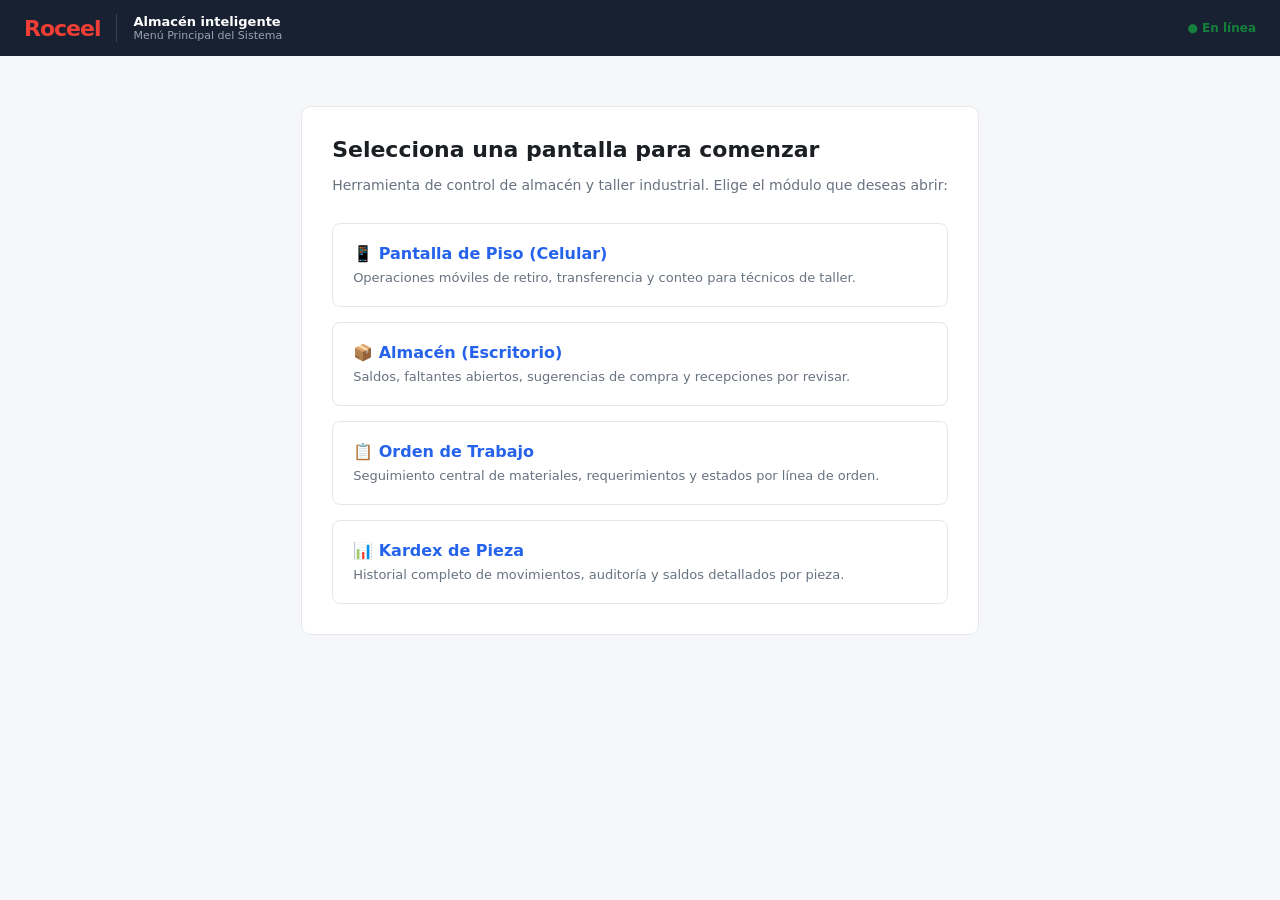
<file: frontend/index.html>
<!doctype html>
<html lang="es">
  <head>
    <meta charset="UTF-8" />
    <meta name="viewport" content="width=device-width, initial-scale=1.0" />
    <title>Menú Principal - Almacén Inteligente</title>
    <link rel="stylesheet" href="almacen.css" />
  </head>
  <body style="background: #f6f7f9; display: flex; flex-direction: column; min-height: 100vh; margin: 0;">
    <header class="encabezado">
      <div class="marca-redpanda">Roceel</div>
      <div class="separador"></div>
      <div class="submarca">
        <strong>Almacén inteligente</strong>
        <small>Menú Principal del Sistema</small>
      </div>
      <span class="estado">● En línea</span>
    </header>

    <main class="contenedor-escritorio" style="max-width: 800px; margin-top: 50px;">
      <div class="panel-contenido" style="padding: 30px;">
        <h1 style="margin-top: 0; font-size: 22px; color: #1b1f24;">Selecciona una pantalla para comenzar</h1>
        <p style="color: #687280; font-size: 14px; margin-bottom: 30px;">
          Herramienta de control de almacén y taller industrial. Elige el módulo que deseas abrir:
        </p>

        <div style="display: grid; gap: 15px;">
          <!-- 1. Pantalla de Piso (Celular) -->
          <a href="piso.html" style="display: block; background: #ffffff; border: 1px solid #e5e7eb; padding: 20px; border-radius: 8px; text-decoration: none; color: inherit; transition: border-color 0.2s;">
            <strong style="font-size: 16px; color: #2563eb; display: block; margin-bottom: 4px;">📱 Pantalla de Piso (Celular)</strong>
            <span style="font-size: 13px; color: #687280;">Operaciones móviles de retiro, transferencia y conteo para técnicos de taller.</span>
          </a>

          <!-- 2. Almacén (Escritorio) -->
          <a href="almacen.html" style="display: block; background: #ffffff; border: 1px solid #e5e7eb; padding: 20px; border-radius: 8px; text-decoration: none; color: inherit; transition: border-color 0.2s;">
            <strong style="font-size: 16px; color: #2563eb; display: block; margin-bottom: 4px;">📦 Almacén (Escritorio)</strong>
            <span style="font-size: 13px; color: #687280;">Saldos, faltantes abiertos, sugerencias de compra y recepciones por revisar.</span>
          </a>

          <!-- 3. Orden de Trabajo -->
          <a href="orden.html" style="display: block; background: #ffffff; border: 1px solid #e5e7eb; padding: 20px; border-radius: 8px; text-decoration: none; color: inherit; transition: border-color 0.2s;">
            <strong style="font-size: 16px; color: #2563eb; display: block; margin-bottom: 4px;">📋 Orden de Trabajo</strong>
            <span style="font-size: 13px; color: #687280;">Seguimiento central de materiales, requerimientos y estados por línea de orden.</span>
          </a>

          <!-- 4. Kardex de Pieza -->
          <a href="kardex.html" style="display: block; background: #ffffff; border: 1px solid #e5e7eb; padding: 20px; border-radius: 8px; text-decoration: none; color: inherit; transition: border-color 0.2s;">
            <strong style="font-size: 16px; color: #2563eb; display: block; margin-bottom: 4px;">📊 Kardex de Pieza</strong>
            <span style="font-size: 13px; color: #687280;">Historial completo de movimientos, auditoría y saldos detallados por pieza.</span>
          </a>
        </div>
      </div>
    </main>
  </body>
</html>
</file>
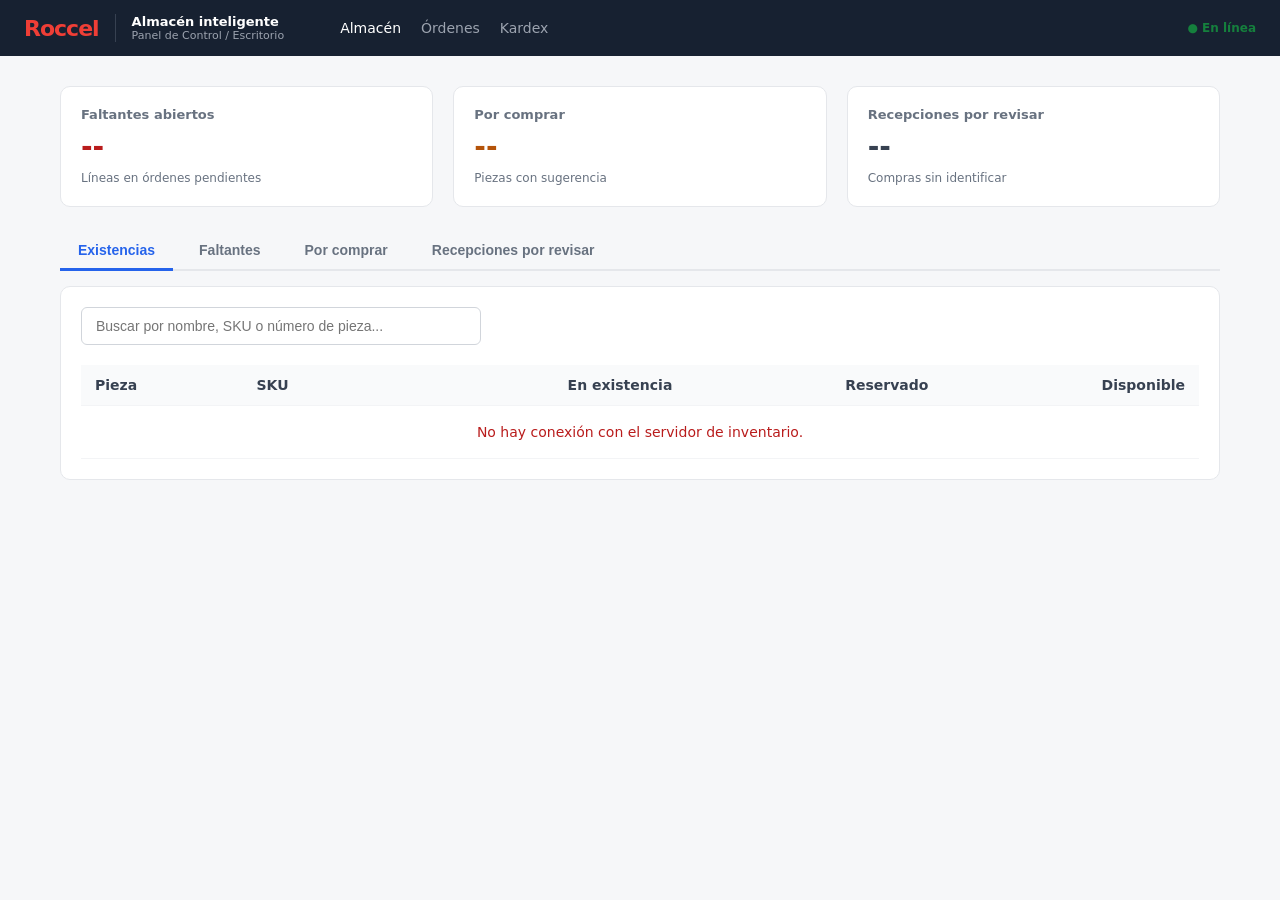
<file: frontend/almacen.html>
<!doctype html>
<html lang="es">
  <head>
    <meta charset="UTF-8" />
    <meta name="viewport" content="width=device-width, initial-scale=1.0" />
    <title>Almacén - Control General</title>
    <link rel="stylesheet" href="almacen.css" />
  </head>
  <body>
    <header class="encabezado">
      <div class="marca-redpanda">Roccel</div>
      <div class="separador"></div>
      <div class="submarca">
        <strong>Almacén inteligente</strong>
        <small>Panel de Control / Escritorio</small>
      </div>
      <nav class="menu-navegacion">
        <a href="almacen.html" class="activo">Almacén</a>
        <a href="orden.html">Órdenes</a>
        <a href="kardex.html">Kardex</a>
      </nav>
      <span class="estado">● En línea</span>
    </header>

    <main class="contenedor-escritorio">
      <!-- Tarjetas superiores (3 números grandes) -->
      <section class="tarjetas-resumen">
        <div class="tarjeta-KPI rojo" onclick="cambiarPestaña('faltantes')">
          <span class="kpi-titulo">Faltantes abiertos</span>
          <span class="kpi-valor" id="valFaltantes">--</span>
          <span class="kpi-sub">Líneas en órdenes pendientes</span>
        </div>
        <div class="tarjeta-KPI ambar" onclick="cambiarPestaña('comprar')">
          <span class="kpi-titulo">Por comprar</span>
          <span class="kpi-valor" id="valComprar">--</span>
          <span class="kpi-sub">Piezas con sugerencia</span>
        </div>
        <div class="tarjeta-KPI gris" onclick="cambiarPestaña('recepciones')">
          <span class="kpi-titulo">Recepciones por revisar</span>
          <span class="kpi-valor" id="valRecepciones">--</span>
          <span class="kpi-sub">Compras sin identificar</span>
        </div>
      </section>

      <!-- Pestañas de navegación interna -->
      <div class="pestanas">
        <button class="btn-pestana activa" onclick="cambiarPestaña('existencias')">Existencias</button>
        <button class="btn-pestana" onclick="cambiarPestaña('faltantes')">Faltantes</button>
        <button class="btn-pestana" onclick="cambiarPestaña('comprar')">Por comprar</button>
        <button class="btn-pestana" onclick="cambiarPestaña('recepciones')">Recepciones por revisar</button>
      </div>

      <!-- Contenido de las Pestañas -->
      <div class="panel-contenido">
        
        <!-- PESTAÑA 1: EXISTENCIAS -->
        <div id="seccion-existencias" class="seccion-tab">
          <div class="barra-busqueda">
            <input type="text" id="buscadorExistencias" placeholder="Buscar por nombre, SKU o número de pieza..." oninput="filtrarExistencias()" />
          </div>
          <table class="tabla-datos">
            <thead>
              <tr>
                <th>Pieza</th>
                <th>SKU</th>
                <th class="derecha">En existencia</th>
                <th class="derecha">Reservado</th>
                <th class="derecha">Disponible</th>
              </tr>
            </thead>
            <tbody id="tablaExistenciasBody">
              <!-- Datos de ejemplo / Mock cargados por JS -->
            </tbody>
          </table>
        </div>

        <!-- PESTAÑA 2: FALTANTES -->
        <div id="seccion-faltantes" class="seccion-tab" style="display: none;">
          <table class="tabla-datos">
            <thead>
              <tr>
                <th>Orden</th>
                <th>Pieza</th>
                <th class="derecha">Cantidad que falta</th>
                <th>Desde cuándo</th>
              </tr>
            </thead>
            <tbody id="tablaFaltantesBody">
              <!-- Creado dinámicamente -->
            </tbody>
          </table>
        </div>

        <!-- PESTAÑA 3: POR COMPRAR -->
        <div id="seccion-comprar" class="seccion-tab" style="display: none;">
          <div class="acciones-panel">
            <button class="secundario" onclick="copiarListaCompras()">📋 Copiar lista para correo</button>
          </div>
          <table class="tabla-datos">
            <thead>
              <tr>
                <th>Pieza / SKU</th>
                <th class="derecha">Cantidad sugerida</th>
                <th>Órdenes que la piden</th>
              </tr>
            </thead>
            <tbody id="tablaComprarBody">
              <!-- Creado dinámicamente -->
            </tbody>
          </table>
        </div>

        <!-- PESTAÑA 4: RECEPCIONES POR REVISAR -->
        <div id="seccion-recepciones" class="seccion-tab" style="display: none;">
          <table class="tabla-datos">
            <thead>
              <tr>
                <th>Número de parte (Llegada)</th>
                <th>Descripción</th>
                <th class="derecha">Cantidad</th>
                <th>Fecha / Orden</th>
                <th>Acción</th>
              </tr>
            </thead>
            <tbody id="tablaRecepcionesBody">
              <!-- Creado dinámicamente -->
            </tbody>
          </table>
        </div>

      </div>
    </main>


    <script src="api.js"></script>
    <script src="almacen.js"></script>
    
  </body>
</html>
</file>
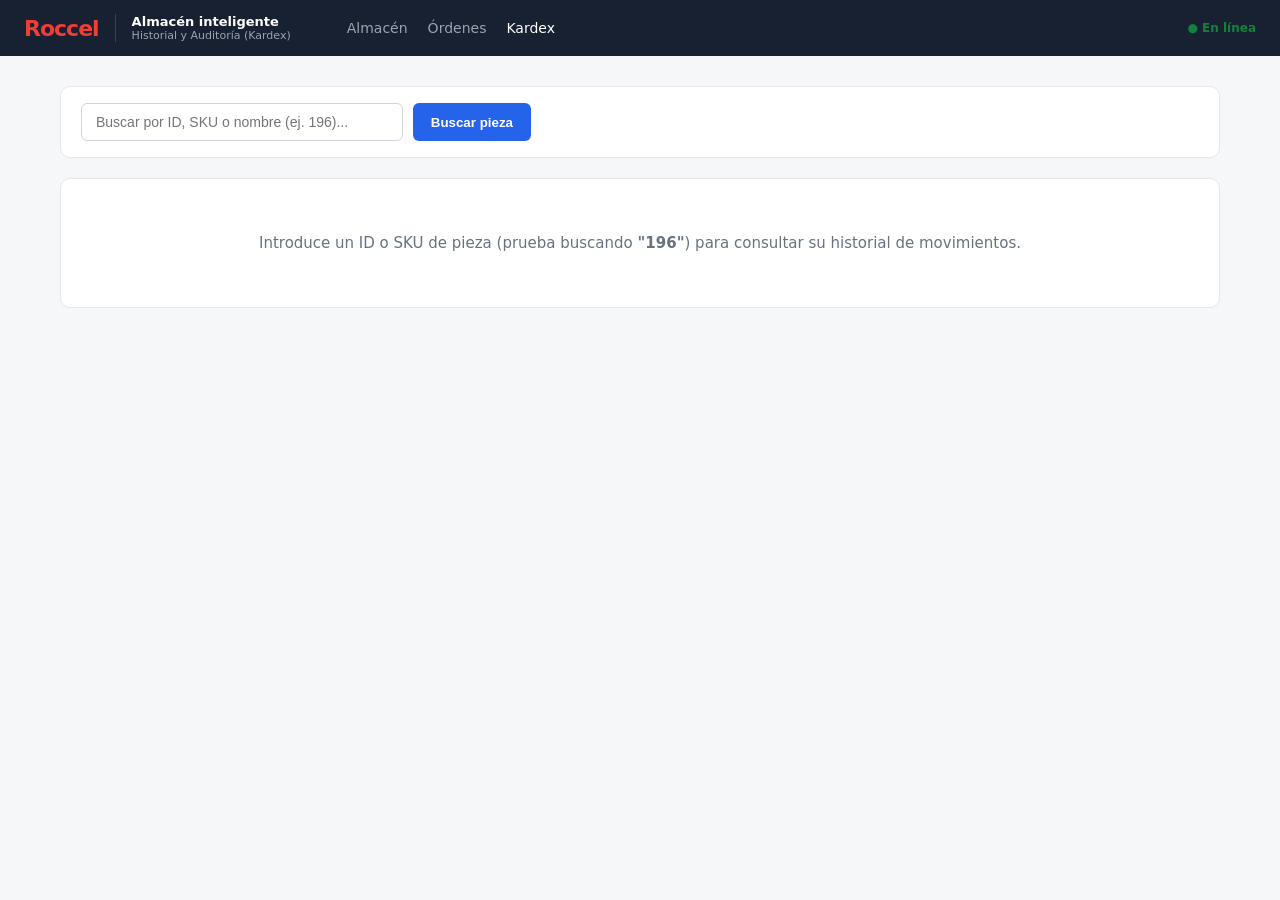
<file: frontend/kardex.html>
<!doctype html>
<html lang="es">
  <head>
    <meta charset="UTF-8" />
    <meta name="viewport" content="width=device-width, initial-scale=1.0" />
    <title>Kardex de Pieza - Almacén Inteligente</title>
    <link rel="stylesheet" href="almacen.css" />
    <link rel="stylesheet" href="kardex.css" />
  </head>
  <body>
    <header class="encabezado">
      <div class="marca-redpanda">Roccel</div>
      <div class="separador"></div>
      <div class="submarca">
        <strong>Almacén inteligente</strong>
        <small>Historial y Auditoría (Kardex)</small>
      </div>
      <nav class="menu-navegacion">
        <a href="almacen.html">Almacén</a>
        <a href="orden.html">Órdenes</a>
        <a href="kardex.html" class="activo">Kardex</a>
      </nav>
      <span class="estado">● En línea</span>
    </header>

    <main class="contenedor-escritorio">
      <!-- Buscador superior de pieza -->
      <section class="barra-superior-kardex">
        <div class="buscador-kardex-form">
          <input type="text" id="inputBusquedaPieza" placeholder="Buscar por ID, SKU o nombre (ej. 196)..." />
          <button type="button" class="principal" onclick="buscarPiezaKardex()">Buscar pieza</button>
        </div>
      </section>

      <!-- Panel con la tarjeta de la pieza e historial -->
      <section id="panelKardex" class="panel-contenido" style="display: none;">
        <div class="tarjeta-pieza-kardex">
          <div>
            <h1 id="nombrePiezaKardex">--</h1>
            <p><span class="sku-mono" id="skuPiezaKardex">SKU: --</span></p>
          </div>
          <div class="kpi-grupo-mini">
            <div class="kpi-mini">
              <span class="kpi-mini-titulo">En existencia</span>
              <span class="kpi-mini-valor" id="valExistencia">0</span>
            </div>
            <div class="kpi-mini">
              <span class="kpi-mini-titulo">Reservado</span>
              <span class="kpi-mini-valor" id="valReservado">0</span>
            </div>
            <div class="kpi-mini">
              <span class="kpi-mini-titulo">Disponible</span>
              <span class="kpi-mini-valor texto-verde" id="valDisponible">0</span>
            </div>
          </div>
        </div>

        <h3 style="margin-top: 24px; margin-bottom: 12px;">Historial de Movimientos</h3>
        <table class="tabla-datos">
          <thead>
            <tr>
              <th>Fecha y Hora</th>
              <th>Tipo</th>
              <th>Ubicación</th>
              <th class="derecha">Cantidad</th>
              <th>Referencia</th>
              <th class="derecha">Saldo posterior</th>
            </tr>
          </thead>
          <tbody id="tablaMovimientosBody">
            <!-- Movimientos inyectados dinámicamente -->
          </tbody>
        </table>
      </section>

      <!-- Estado vacío inicial -->
      <section class="panel-contenido" id="estadoVacioKardex" style="text-align: center; padding: 40px;">
        <p style="color: #687280; font-size: 15px;">Introduce un ID o SKU de pieza (prueba buscando <strong>"196"</strong>) para consultar su historial de movimientos.</p>
      </section>
    </main>

   <script src="api.js"></script>
    <script src="kardex.js"></script>
  </body>
</html>
</file>
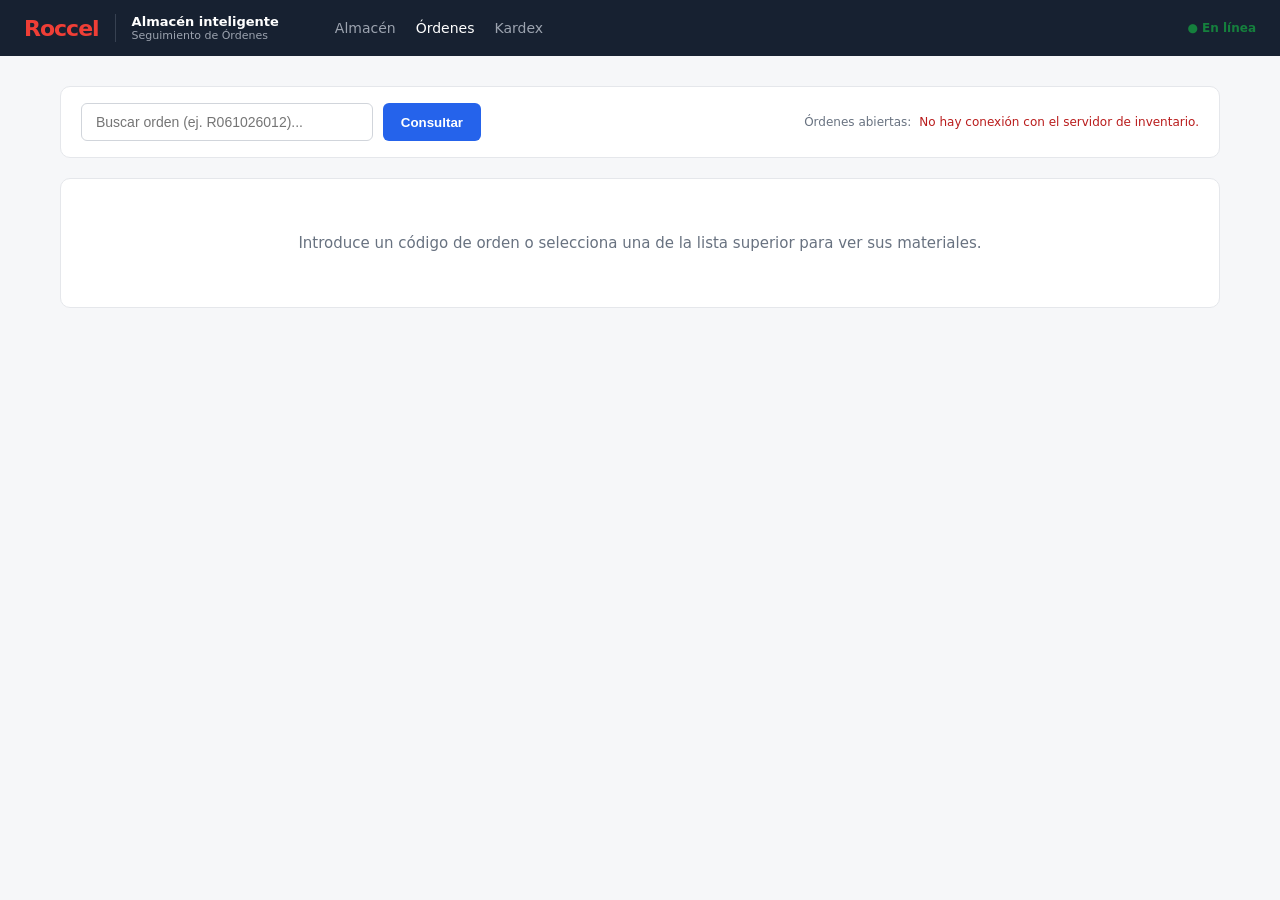
<file: frontend/orden.html>
<!doctype html>
<html lang="es">
  <head>
    <meta charset="UTF-8" />
    <meta name="viewport" content="width=device-width, initial-scale=1.0" />
    <title>Orden de Trabajo - Almacén Inteligente</title>
    <link rel="stylesheet" href="almacen.css" />
    <link rel="stylesheet" href="orden.css" />
  </head>
  <body>
    <header class="encabezado">
      <div class="marca-redpanda">Roccel</div>
      <div class="separador"></div>
      <div class="submarca">
        <strong>Almacén inteligente</strong>
        <small>Seguimiento de Órdenes</small>
      </div>
      <nav class="menu-navegacion">
        <a href="almacen.html">Almacén</a>
        <a href="orden.html" class="activo">Órdenes</a>
        <a href="kardex.html">Kardex</a>
      </nav>
      <span class="estado">● En línea</span>
    </header>

    <main class="contenedor-escritorio">
      <!-- Buscador y selector rápido de órdenes -->
      <section class="barra-superior-orden">
        <div class="buscador-orden-form">
          <input type="text" id="inputCodigoOrden" placeholder="Buscar orden (ej. R061026012)..." />
          <button type="button" class="principal" onclick="buscarOrden()">Consultar</button>
        </div>
        <div class="selector-rapido" id="selectorRapidoOrdenes">
          <!-- Creado por JS con órdenes abiertas -->
        </div>
      </section>

      <!-- Panel principal de detalles de la orden -->
      <section class="panel-contenido" id="panelOrden" style="display: none;">
        <div class="cabecera-info-orden">
          <div>
            <h1 id="tituloCodigoOrden">--</h1>
            <p id="modeloEquipoOrden" class="subtexto-equipo">Equipo: --</p>
          </div>
          <div class="caja-avance">
            <span id="textoAvance" class="texto-avance">0 de 0 líneas completas</span>
            <div class="barra-progreso-externa">
              <div id="barraProgresoInterna" class="barra-progreso-interna" style="width: 0%;"></div>
            </div>
          </div>
        </div>

        <table class="tabla-datos">
          <thead>
            <tr>
              <th>Pieza</th>
              <th class="derecha">Requerido</th>
              <th class="derecha">Reservado</th>
              <th class="derecha">Entregado</th>
              <th class="derecha">Falta</th>
              <th>Estado</th>
            </tr>
          </thead>
          <tbody id="tablaMaterialesBody">
            <!-- Filas inyectadas por JS -->
          </tbody>
        </table>
      </section>

      <!-- Estado vacío inicial -->
      <section class="panel-contenido" id="estadoVacioOrden" style="text-align: center; padding: 40px;">
        <p style="color: #687280; font-size: 15px;">Introduce un código de orden o selecciona una de la lista superior para ver sus materiales.</p>
      </section>
    </main>

   <script src="api.js"></script>
    <script src="orden.js"></script>
  </body>
</html>
</file>
<file: frontend/almacen.css>
* {
    box-sizing: border-box;
}

body {
    margin: 0;
    background: #f6f7f9;
    color: #1b1f24;
    font-family: system-ui, -apple-system, sans-serif;
}

.encabezado {
    background: #172131;
    color: white;
    padding: 14px 24px;
    display: flex;
    align-items: center;
    gap: 16px;
}

.marca-redpanda {
    color: #ef3e36;
    font-size: 22px;
    font-weight: 800;
    letter-spacing: -1px;
}

.separador {
    height: 28px;
    width: 1px;
    background: #374151;
}

.submarca {
    display: flex;
    flex-direction: column;
}

.submarca strong {
    font-size: 13px;
    color: white;
}

.submarca small {
    font-size: 11px;
    color: #9ca3af;
}

.menu-navegacion {
    margin-left: 40px;
    display: flex;
    gap: 20px;
}

.menu-navegacion a {
    color: #9ca3af;
    text-decoration: none;
    font-size: 14px;
    font-weight: 500;
}

.menu-navegacion a.activo, .menu-navegacion a:hover {
    color: white;
}

.estado {
    margin-left: auto;
    color: #15803d;
    font-size: 12px;
    font-weight: bold;
}

.contenedor-escritorio {
    max-width: 1200px;
    margin: 30px auto;
    padding: 0 20px;
}

/* Tarjetas KPI Superiores */
.tarjetas-resumen {
    display: grid;
    grid-template-columns: repeat(3, 1fr);
    gap: 20px;
    margin-bottom: 25px;
}

.tarjeta-KPI {
    background: white;
    padding: 20px;
    border-radius: 10px;
    border: 1px solid #e5e7eb;
    cursor: pointer;
    transition: transform 0.1s ease, border-color 0.1s ease;
}

.tarjeta-KPI:hover {
    border-color: #2563eb;
    transform: translateY(-2px);
}

.kpi-titulo {
    display: block;
    font-size: 13px;
    font-weight: bold;
    color: #687280;
    margin-bottom: 8px;
}

.kpi-valor {
    display: block;
    font-size: 28px;
    font-weight: 800;
    margin-bottom: 4px;
}

.tarjeta-KPI.rojo .kpi-valor { color: #b91c1c; }
.tarjeta-KPI.ambar .kpi-valor { color: #b45309; }
.tarjeta-KPI.gris .kpi-valor { color: #374151; }

.kpi-sub {
    font-size: 12px;
    color: #687280;
}

/* Pestañas */
.pestanas {
    display: flex;
    gap: 8px;
    margin-bottom: 15px;
    border-bottom: 2px solid #e5e7eb;
    padding-bottom: 0;
}

.btn-pestana {
    background: none;
    border: none;
    padding: 10px 18px;
    font-size: 14px;
    font-weight: 600;
    color: #687280;
    cursor: pointer;
    border-bottom: 3px solid transparent;
    margin-bottom: -2px;
}

.btn-pestana.activa {
    color: #2563eb;
    border-bottom-color: #2563eb;
}

/* Panel de Contenido y Tablas */
.panel-contenido {
    background: white;
    border: 1px solid #e5e7eb;
    border-radius: 10px;
    padding: 20px;
}

.barra-busqueda {
    margin-bottom: 20px;
}

.barra-busqueda input {
    width: 100%;
    max-width: 400px;
    padding: 10px 14px;
    border: 1px solid #d1d5db;
    border-radius: 6px;
    font-size: 14px;
}

.tabla-datos {
    width: 100%;
    border-collapse: collapse;
    font-size: 14px;
}

.tabla-datos th, .tabla-datos td {
    padding: 12px 14px;
    text-align: left;
    border-bottom: 1px solid #f3f4f6;
}

.tabla-datos th {
    font-weight: 600;
    color: #374151;
    background: #f9fafb;
}

.tabla-datos td.derecha, .tabla-datos th.derecha {
    text-align: right;
}

.sku-mono {
    font-family: monospace;
    color: #4b5563;
}

.texto-verde { color: #15803d; font-weight: bold; }
.texto-rojo { color: #b91c1c; font-weight: bold; }

.chip-orden {
    background: #e0e7ff;
    color: #3730a3;
    padding: 3px 8px;
    border-radius: 4px;
    font-size: 12px;
    font-weight: bold;
    display: inline-block;
    margin-right: 4px;
    text-decoration: none;
}

.acciones-panel {
    margin-bottom: 15px;
    display: flex;
    justify-content: flex-end;
}

button.secundario {
    background: white;
    border: 1px solid #d1d5db;
    padding: 8px 14px;
    border-radius: 6px;
    font-size: 13px;
    font-weight: bold;
    cursor: pointer;
}

button.secundario:hover {
    background: #f3f4f6;
}
</file>
<file: frontend/kardex.css>
.barra-superior-kardex {
    background: white;
    padding: 16px 20px;
    border-radius: 10px;
    border: 1px solid #e5e7eb;
    margin-bottom: 20px;
}

.buscador-kardex-form {
    display: flex;
    gap: 10px;
    max-width: 450px;
}

.buscador-kardex-form input {
    flex: 1;
    padding: 10px 14px;
    border: 1px solid #d1d5db;
    border-radius: 6px;
    font-size: 14px;
}

.buscador-kardex-form button {
    padding: 10px 18px;
    background: #2563eb;
    color: white;
    border: none;
    border-radius: 6px;
    font-weight: bold;
    cursor: pointer;
}

.tarjeta-pieza-kardex {
    display: flex;
    justify-content: space-between;
    align-items: center;
    background: #f9fafb;
    border: 1px solid #e5e7eb;
    border-radius: 8px;
    padding: 20px;
    flex-wrap: wrap;
    gap: 20px;
}

.tarjeta-pieza-kardex h1 {
    margin: 0 0 6px 0;
    font-size: 20px;
    font-weight: 800;
}

.kpi-grupo-mini {
    display: flex;
    gap: 15px;
}

.kpi-mini {
    background: white;
    border: 1px solid #e5e7eb;
    padding: 10px 16px;
    border-radius: 6px;
    text-align: center;
    min-width: 100px;
}

.kpi-mini-titulo {
    display: block;
    font-size: 11px;
    color: #687280;
    font-weight: bold;
    margin-bottom: 4px;
}

.kpi-mini-valor {
    display: block;
    font-size: 18px;
    font-weight: 800;
}

/* Pastillas de tipo de movimiento (Inglés API traducido a Español) */
.badge-tipo {
    padding: 4px 8px;
    border-radius: 4px;
    font-size: 12px;
    font-weight: bold;
    display: inline-block;
}

.badge-tipo.entrada { background: #dcfce7; color: #15803d; }
.badge-tipo.salida { background: #fee2e2; color: #b91c1c; }
.badge-tipo.transferencia { background: #e0e7ff; color: #3730a3; }
.badge-tipo.ajuste { background: #fef3c7; color: #b45309; }
</file>
<file: frontend/orden.css>
.barra-superior-orden {
    display: flex;
    justify-content: space-between;
    align-items: center;
    background: white;
    padding: 16px 20px;
    border-radius: 10px;
    border: 1px solid #e5e7eb;
    margin-bottom: 20px;
    gap: 15px;
    flex-wrap: wrap;
}

.buscador-orden-form {
    display: flex;
    gap: 10px;
    width: 100%;
    max-width: 400px;
}

.buscador-orden-form input {
    flex: 1;
    padding: 10px 14px;
    border: 1px solid #d1d5db;
    border-radius: 6px;
    font-size: 14px;
}

.buscador-orden-form button {
    padding: 10px 18px;
    background: #2563eb;
    color: white;
    border: none;
    border-radius: 6px;
    font-weight: bold;
    cursor: pointer;
}

.selector-rapido {
    display: flex;
    gap: 8px;
    flex-wrap: wrap;
}

.chip-selector-orden {
    background: #f3f4f6;
    border: 1px solid #d1d5db;
    padding: 6px 12px;
    border-radius: 6px;
    font-size: 13px;
    font-weight: 600;
    cursor: pointer;
    color: #374151;
}

.chip-selector-orden:hover {
    background: #e5e7eb;
    border-color: #9ca3af;
}

.cabecera-info-orden {
    display: flex;
    justify-content: space-between;
    align-items: flex-start;
    margin-bottom: 24px;
    border-bottom: 1px solid #f3f4f6;
    padding-bottom: 16px;
}

.cabecera-info-orden h1 {
    margin: 0 0 4px 0;
    font-size: 24px;
    font-weight: 800;
}

.subtexto-equipo {
    margin: 0;
    color: #687280;
    font-size: 14px;
}

.caja-avance {
    text-align: right;
    min-width: 200px;
}

.texto-avance {
    display: block;
    font-size: 13px;
    font-weight: bold;
    color: #374151;
    margin-bottom: 6px;
}

.barra-progreso-externa {
    background: #e5e7eb;
    height: 8px;
    border-radius: 4px;
    overflow: hidden;
}

.barra-progreso-interna {
    background: #15803d;
    height: 100%;
    transition: width 0.3s ease;
}

/* Pastillas de estado personalizadas */
.pastilla {
    padding: 4px 10px;
    border-radius: 12px;
    font-size: 12px;
    font-weight: bold;
    display: inline-block;
}

.pastilla.entregado { background: #dcfce7; color: #15803d; }
.pastilla.listo { background: #dbeafe; color: #1d4ed8; }
.pastilla.parcial { background: #fef3c7; color: #b45309; }
.pastilla.faltante { background: #fee2e2; color: #b91c1c; }
.pastilla.sin-identificar { background: #f3f4f6; color: #4b5563; }
</file>
